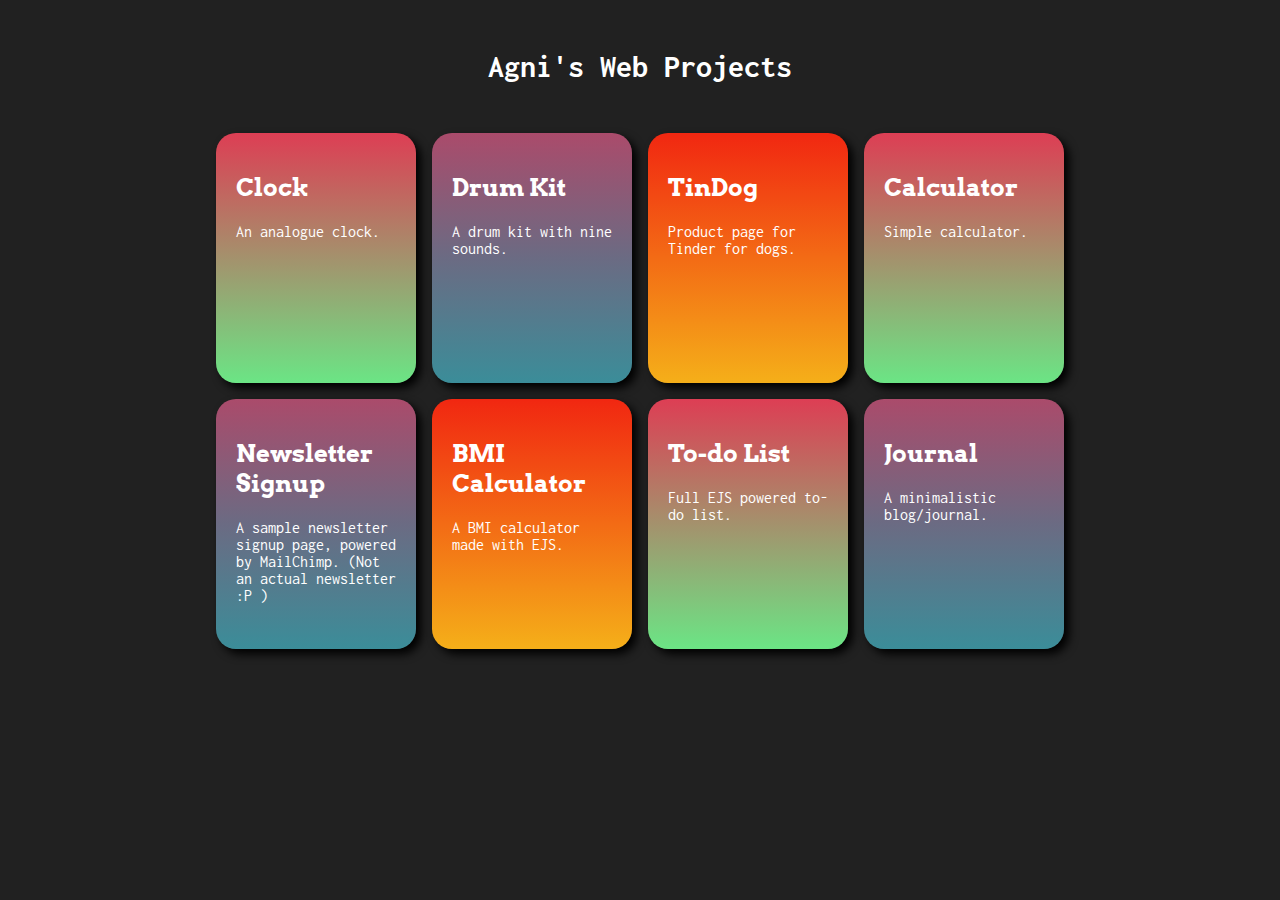
<file: index.html>
<!DOCTYPE html>
<html lang="en" dir="ltr">

<head>
  <meta charset="utf-8">
  <title>Agni's Web Projects</title>

  <link rel="stylesheet" href="styles.css">

  <!-- Google Fonts -->
  <link rel="preconnect" href="https://fonts.googleapis.com">
  <link rel="preconnect" href="https://fonts.gstatic.com" crossorigin>
  <link href="https://fonts.googleapis.com/css2?family=Arvo&family=Inconsolata&display=swap" rel="stylesheet">

</head>

<body>

  <section id="project-cards">
    <h1 class="main-heading">Agni's Web Projects</h1>
    <div class="card-deck">
      <div class="card mx-2 my-2 card-custom">
        <a href="jsClock/index.html" target="_blank">
          <div class="my-card">
            <h2>Clock</h2>
            <p>An analogue clock.</p>
          </div>
        </a>
      </div>

      <div class="card mx-2 my-2 card-custom">
        <a href="drumKit/index.html" target="_blank">
          <div class="my-card">
            <h2>Drum Kit</h2>
            <p>A drum kit with nine sounds.</p>
          </div>
        </a>
      </div>

      <div class="card mx-2 my-2 card-custom">
        <a href="TinDog/index.html" target="_blank">
          <div class="my-card">
            <h2>TinDog</h2>
            <p>Product page for Tinder for dogs.</p>
          </div>
        </a>
      </div>

      <div class="card mx-2 my-2 card-custom">
        <a href="calculator/index.html" target="_blank">
          <div class="my-card">
            <h2>Calculator</h2>
            <p>Simple calculator.</p>
          </div>
        </a>
      </div>

      <div class="card mx-2 my-2 card-custom">
        <a href="https://morning-cove-11097.herokuapp.com/" target="_blank">
          <div class="my-card">
            <h2>Newsletter Signup</h2>
            <p>A sample newsletter signup page, powered by MailChimp.
              (Not an actual newsletter :P )</p>
          </div>
        </a>
      </div>

      <div class="card mx-2 my-2 card-custom">
        <a href="https://intense-bastion-41995.herokuapp.com/" target="_blank">
          <div class="my-card">
            <h2>BMI Calculator</h2>
            <p>A BMI calculator made with EJS.</p>
          </div>
        </a>
      </div>

      <div class="card mx-2 my-2 card-custom">
        <a href="https://safe-waters-47239.herokuapp.com/" target="_blank">
          <div class="my-card">
            <h2>To-do List</h2>
            <p>Full EJS powered to-do list.</p>
          </div>
        </a>
      </div>

      <div class="card mx-2 my-2 card-custom">
        <a href="https://guarded-plateau-83397.herokuapp.com/" target="_blank">
          <div class="my-card">
            <h2>Journal</h2>
            <p>A minimalistic blog/journal.</p>
          </div>
        </a>
      </div>

    </div>

  </section>

  <script src="https://code.jquery.com/jquery-3.2.1.slim.min.js" integrity="sha384-KJ3o2DKtIkvYIK3UENzmM7KCkRr/rE9/Qpg6aAZGJwFDMVNA/GpGFF93hXpG5KkN" crossorigin="anonymous"></script>
  <script src="https://cdnjs.cloudflare.com/ajax/libs/popper.js/1.12.9/umd/popper.min.js" integrity="sha384-ApNbgh9B+Y1QKtv3Rn7W3mgPxhU9K/ScQsAP7hUibX39j7fakFPskvXusvfa0b4Q" crossorigin="anonymous"></script>
  <script src="https://maxcdn.bootstrapcdn.com/bootstrap/4.0.0/js/bootstrap.min.js" integrity="sha384-JZR6Spejh4U02d8jOt6vLEHfe/JQGiRRSQQxSfFWpi1MquVdAyjUar5+76PVCmYl" crossorigin="anonymous"></script>
</body>

</html>
</file>
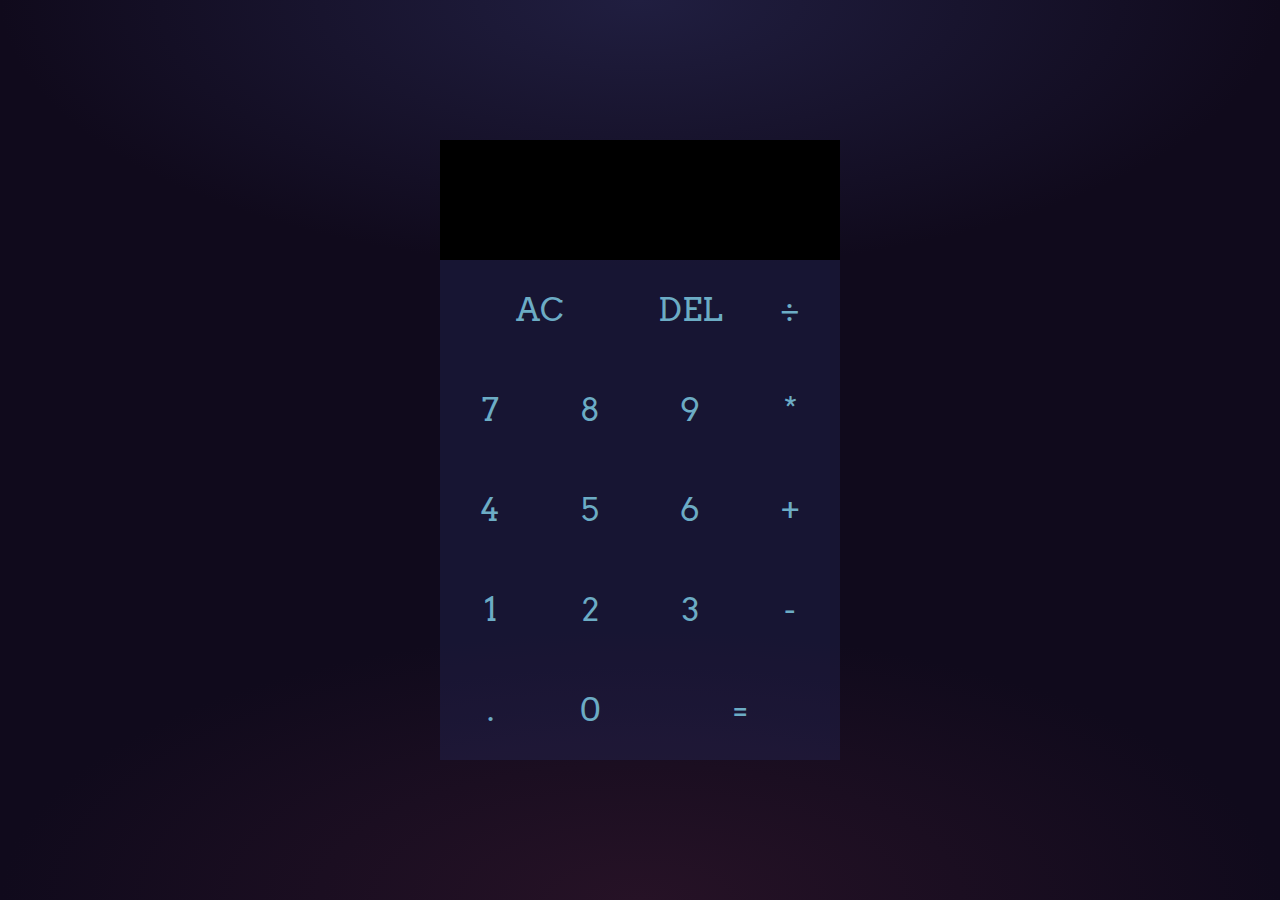
<file: calculator/index.html>
<!DOCTYPE html>
<html lang="en" dir="ltr">
  <head>
    <meta charset="utf-8">
    <title>Calculator</title>
    <link rel="stylesheet" href="styles.css">
    <script src="script.js" defer="defer"></script>

    <link rel="preconnect" href="https://fonts.googleapis.com">
    <link rel="preconnect" href="https://fonts.gstatic.com" crossorigin="crossorigin">
    <link href="https://fonts.googleapis.com/css2?family=Arvo&family=Inconsolata&display=swap" rel="stylesheet">
  </head>
  <body>

    <div class="calc-grid">
      <div class="output">
        <div data-previous class="previous-operand"></div>
        <div data-current class="current-operand"></div>
      </div>

      <button data-all-clear class="span-two">AC</button>
      <button data-delete>DEL</button>
      <button data-operation>÷</button>
      <button data-number>7</button>
      <button data-number>8</button>
      <button data-number>9</button>
      <button data-operation>*</button>
      <button data-number>4</button>
      <button data-number>5</button>
      <button data-number>6</button>
      <button data-operation>+</button>
      <button data-number>1</button>
      <button data-number>2</button>
      <button data-number>3</button>
      <button data-operation>-</button>
      <button data-number>.</button>
      <button data-number>0</button>
      <button data-equals class="span-two">=</button>
    </div>

  </body>
</html>
</file>
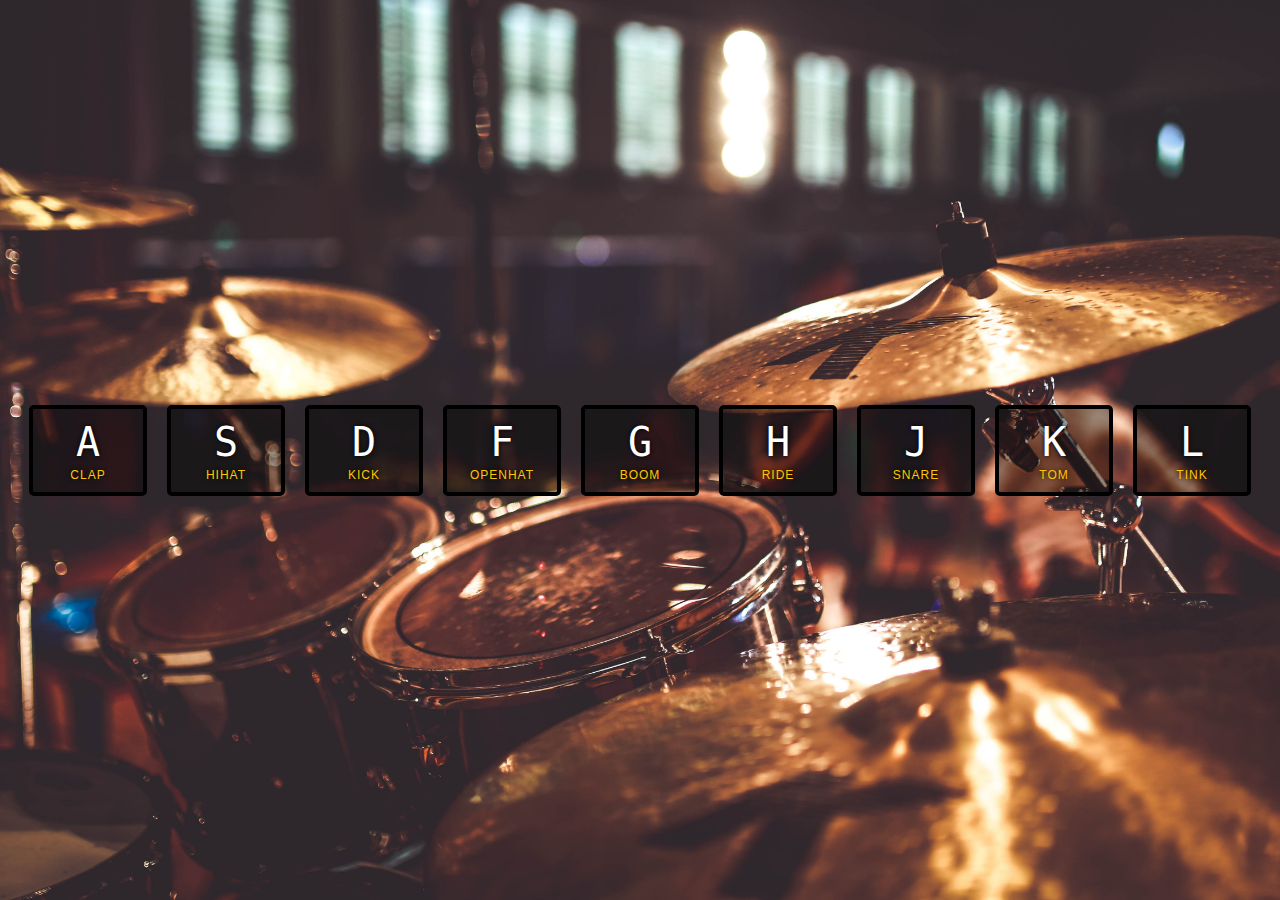
<file: drumKit/index.html>
<!DOCTYPE html>
<html lang="en">

<head>
  <meta charset="UTF-8">
  <title>JS Drum Kit</title>
  <link rel="stylesheet" href="style.css">
</head>

<body>


  <div class="keys">
    <div class="key A">
      <kbd>A</kbd>
      <span class="sound">clap</span>
    </div>
    <div class="key S">
      <kbd>S</kbd>
      <span class="sound">hihat</span>
    </div>
    <div class="key D">
      <kbd>D</kbd>
      <span class="sound">kick</span>
    </div>
    <div class="key F">
      <kbd>F</kbd>
      <span class="sound">openhat</span>
    </div>
    <div class="key G">
      <kbd>G</kbd>
      <span class="sound">boom</span>
    </div>
    <div class="key H">
      <kbd>H</kbd>
      <span class="sound">ride</span>
    </div>
    <div class="key J">
      <kbd>J</kbd>
      <span class="sound">snare</span>
    </div>
    <div class="key K">
      <kbd>K</kbd>
      <span class="sound">tom</span>
    </div>
    <div class="key L">
      <kbd>L</kbd>
      <span class="sound">tink</span>
    </div>
  </div>

  <script>
    for (i = 0; i < document.querySelectorAll('.key').length; i++) {
      document.querySelectorAll('.key')[i].addEventListener("click", function() {
        console.log(this);
        makeSound(this.firstElementChild.innerHTML);
        highlight(this.firstElementChild.innerHTML);
      });
    }

    document.addEventListener('keydown', function(event) {
      makeSound(event.key.toUpperCase());
      highlight(event.key.toUpperCase());
    });

    function makeSound(key) {
      sounds = new Map([
        ["A", 'sounds/clap.wav'],
        ["S", 'sounds/hihat.wav'],
        ["D", 'sounds/kick.wav'],
        ["F", 'sounds/openhat.wav'],
        ["G", 'sounds/boom.wav'],
        ["H", 'sounds/ride.wav'],
        ["J", 'sounds/snare.wav'],
        ["K", 'sounds/tom.wav'],
        ["L", 'sounds/tink.wav'],
      ]);
      var audio = new Audio(sounds.get(key));
      audio.play();
    }

    function highlight(key) {
      document.querySelector('.' + key).classList.add('playing');
      setTimeout(function() {
        document.querySelector('.' + key).classList.remove('playing')
      }, 100)
    }
  </script>


</body>

</html>
</file>
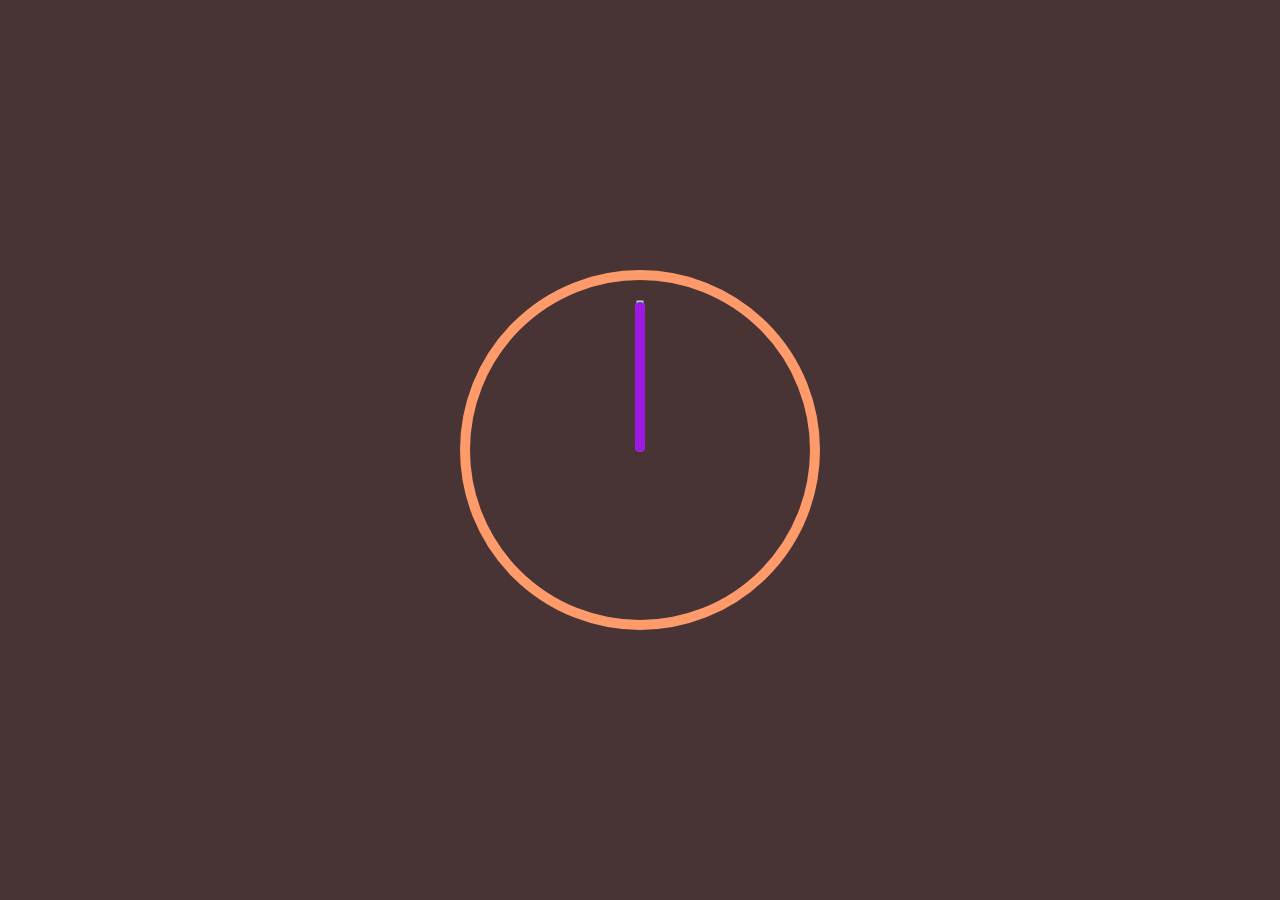
<file: jsClock/index.html>
<!DOCTYPE html>
<html lang="en">

<head>
  <meta charset="UTF-8">
  <title>JS + CSS Clock</title>
</head>

<body>


  <div class="clock">
    <div class="clock-face">
      <div class="hand hour-hand"></div>
      <div class="hand min-hand"></div>
      <div class="hand second-hand"></div>
    </div>
  </div>


  <style>
    html {
      background-color: #483434;
      font-family: 'helvetica neue';
      text-align: center;
      font-size: 10px;
    }

    body {
      margin: 0;
      font-size: 2rem;
      display: flex;
      flex: 1;
      min-height: 100vh;
      align-items: center;
    }

    .clock {
      width: 30rem;
      height: 30rem;
      border: 10px solid #FF9B6A;
      border-radius: 50%;
      margin: 50px auto;
      position: relative;
      padding: 2rem;
    }

    .clock-face {
      position: relative;
      width: 100%;
      height: 100%;
      transform: translateY(-3px);
      /* account for the height of the clock hands */
    }

    .hand {
      width: 50%;
      height: 10px;
      position: absolute;
      top: 50%;
      transform-origin: 100%;
      border-radius: 5px;
      transition: all 150ms;
      transition-timing-function: cubic-bezier(0.1, 2.7, 0.58, 1);
      transform: rotate(90deg);
    }

    .hour-hand {
      background: #99DDCC;
      border-radius: 0px;
      height: 7px;
    }

    .min-hand {
      background: #FF5DA2;
    }

    .second-hand {
      background: #9C19E0;
    }
  </style>

  <script>
    const hourHand = document.querySelector('.hour-hand');
    const minHand = document.querySelector('.min-hand');
    const secondHand = document.querySelector('.second-hand');

    function setTime() {
      const now = new Date();
      var hours = now.getHours();
      var minutes = now.getMinutes();
      var seconds = now.getSeconds();

      var hourDegrees = ((hours / 12) * 360) + ((minutes / 60) * 30) + 90;
      hourHand.style.transform = `rotate(${hourDegrees}deg)`;


      var minuteDegrees = ((minutes / 60) * 360) + ((seconds / 60) * 6) + 90;
      minHand.style.transform = `rotate(${minuteDegrees}deg)`;
      var secondDegrees = ((seconds / 60) * 360) + 90;
      secondHand.style.transform = `rotate(${secondDegrees}deg)`;
    }

    setInterval(setTime, 1000);
  </script>
</body>

</html>
</file>
<file: styles.css>
body {
  background: #212121;
}

a, a:hover {
  text-decoration: none;
  color: inherit;
}

.main-heading {
  text-align: center;
  margin: 30px;
  padding: 20px;
  color: white;
  font-family: 'Inconsolata', monospace;
}

.card-deck {
  display: flex;
  justify-content: center;
  flex-wrap: wrap;
  gap: 1rem;
  padding: 0 10%;
}

.card-custom {
  /* text-align: center; */
  width: 200px;
  height: 250px;
  border: 0;
  border-radius: 20px;
  box-shadow: 5px 5px 10px rgba(0, 0, 0);
  cursor: pointer;
  transition: 0.4s;
  color: white;
  font-family: 'Arvo', serif;
  font-weight: 600;
}

.card-custom:hover {
  transform: scale(0.9);
  color: black;
}

p {
  font-family: 'Inconsolata', monospace;
  font-weight: 400;
}



.card:nth-child(3n+0) {
  background-image: linear-gradient(#f12711, #f5af19);
}

.card:nth-child(3n+1) {
  background-image: linear-gradient(#dd3e54, #6be585);
}

.card:nth-child(3n+2) {
  background-image: linear-gradient(#aa4b6b, #6b6b83, #3b8d99);
}


.my-card {
  padding: 10%;
}
</file>
<file: calculator/styles.css>
*, *::after, *::before {
  box-sizing: border-box;
  font-family: 'Arvo', serif;
}

body {
  padding: 0;
  margin: 0;
  background-image:
    radial-gradient(50% 30% ellipse at center top, #201e40 0%, rgba(0, 0, 0, 0) 100%),
    radial-gradient(50% 30% ellipse at center bottom, #261226 0%, #100a1c 100%);
}

.calc-grid {
  display: grid;
  justify-content: center;
  align-content: center;
  min-height: 100vh;
  grid-template-columns: repeat(4, 100px);
  grid-template-rows: minmax(120px, auto) repeat(5, 100px);
}

.calc-grid>button {
  border: 0;
  background: rgba(42,50,113, .28);
  color: #6cacc5;
  cursor: pointer;
  /* width: 100px;
  height: 100px; */
  transition: all 0.2s;
  font-size: 2rem;
}

.calc-grid>button:hover {
  /* background-color: rgba(255, 255, 255, 0.9); */
  background: #201e40;
}

.span-two {
  grid-column: span 2;
}

.output {
  grid-column: 1 / -1;
  background: black;
  display: flex;
  flex-direction: column;
  align-items: flex-end;
  justify-content: space-around;
  padding: 10px;
  word-wrap: break-word;
  word-break: break-all;
}

.previous-operand {
  color: grey;
  font-size: 1.5rem;
}

.current-operand {
  color: white;
  font-size: 2rem;
}
</file>
<file: drumKit/style.css>
html {
  font-size: 10px;
  background: url('./background.jpg') bottom center;  
  background-size: cover;
}

body,html {
  margin: 0;
  padding: 0;
  font-family: sans-serif;
}

.keys {
  display: flex;
  flex: 1;
  min-height: 100vh;
  align-items: center;
  justify-content: center;
}

.key {
  border: .4rem solid black;
  border-radius: .5rem;
  margin: 1rem;
  font-size: 1.5rem;
  padding: 1rem .5rem;
  transition: all .07s ease;
  width: 10rem;
  text-align: center;
  color: white;
  background: rgba(0,0,0,0.4);
  text-shadow: 0 0 .5rem black;
}

.playing {
  transform: scale(1.1);
  border-color: #ffc600;
  box-shadow: 0 0 1rem #ffc600;
}

kbd {
  display: block;
  font-size: 4rem;
}

.sound {
  font-size: 1.2rem;
  text-transform: uppercase;
  letter-spacing: .1rem;
  color: #ffc600;
}
</file>
